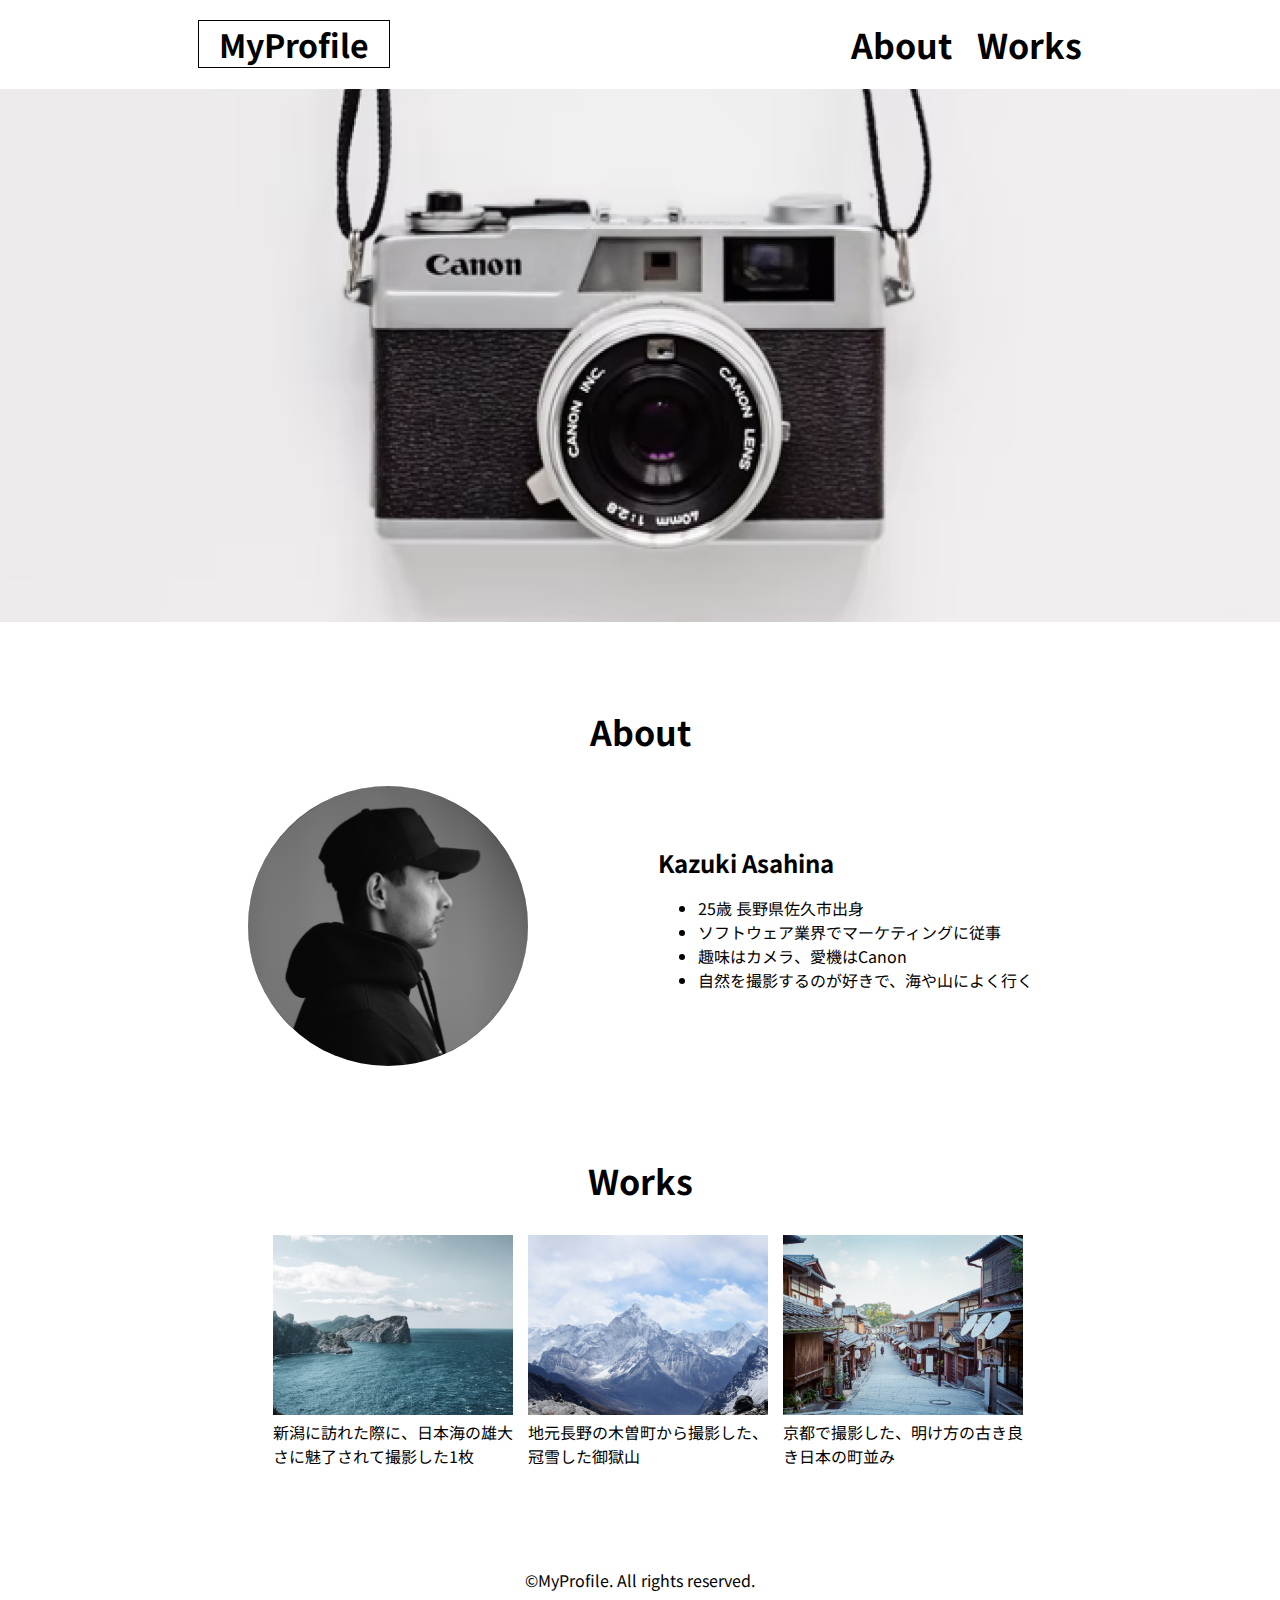
<file: kadai_001_v2/index.html>
<!DOCTYPE html>
<html>

<head>
  <meta name="description" content="模写コーディングの2回目です。">
  <meta name="viewport" content="width=device-width,initial-scale=1.0">
  <meta charset="UTF-8">
  <link rel="stylesheet" href="css/style.css">
  <link rel="preconnect" href="https://fonts.googleapis.com">
  <link rel="preconnect" href="https://fonts.gstatic.com" crossorigin>
  <link href="https://fonts.googleapis.com/css2?family=Noto+Sans+JP&display=swap" rel="stylesheet">
  <title>模写コーディング２回目</title>
</head>

<body>
  <header>
    <div>
      <h1><a href="#">MyProfile</a></h1>
      <nav>
        <ul>
          <li><a href=#about>About</a></li>
          <li><a href=#works>Works</a></li>
        </ul>
      </nav>
    </div>
  </header>
  <main>
    <article>
      <div>
        <img src="images/main.png" alt="カメラ">
      </div>
      <section>
        <h2 id="about">About</h2>
        <div class="about">
          <img class="circle" src="images/about.png" alt="顔">
          <div class="name">
            <p>Kazuki Asahina</p>
            <ul>
              <li>25歳 長野県佐久市出身</li>
              <li>ソフトウェア業界でマーケティングに従事</li>
              <li>趣味はカメラ、愛機はCanon</li>
              <li>自然を撮影するのが好きで、海や山によく行く</li>
            </ul>
          </div>
        </div>
      </section>
      <section>
        <div>
          <h2 id="works">Works</h2>
          <div class="works">
            <div class="item">
              <img src="images/works1.png" alt="海">
              <p>新潟に訪れた際に、日本海の雄大さに魅了されて撮影した1枚</p>
            </div>
            <div class="item">
              <img src="images/works2.png" alt="山">
              <p>地元長野の木曽町から撮影した、冠雪した御獄山</p>
            </div>
            <div class="item">
              <img src="images/works3.png" alt="街">
              <p>京都で撮影した、明け方の古き良き日本の町並み</p>
            </div>
          </div>
        </div>
      </section>
    </article>
  </main>
  <footer>
    <p>&copy;MyProfile. All rights reserved.</p>
  </footer>
</body>

</html>
</file>
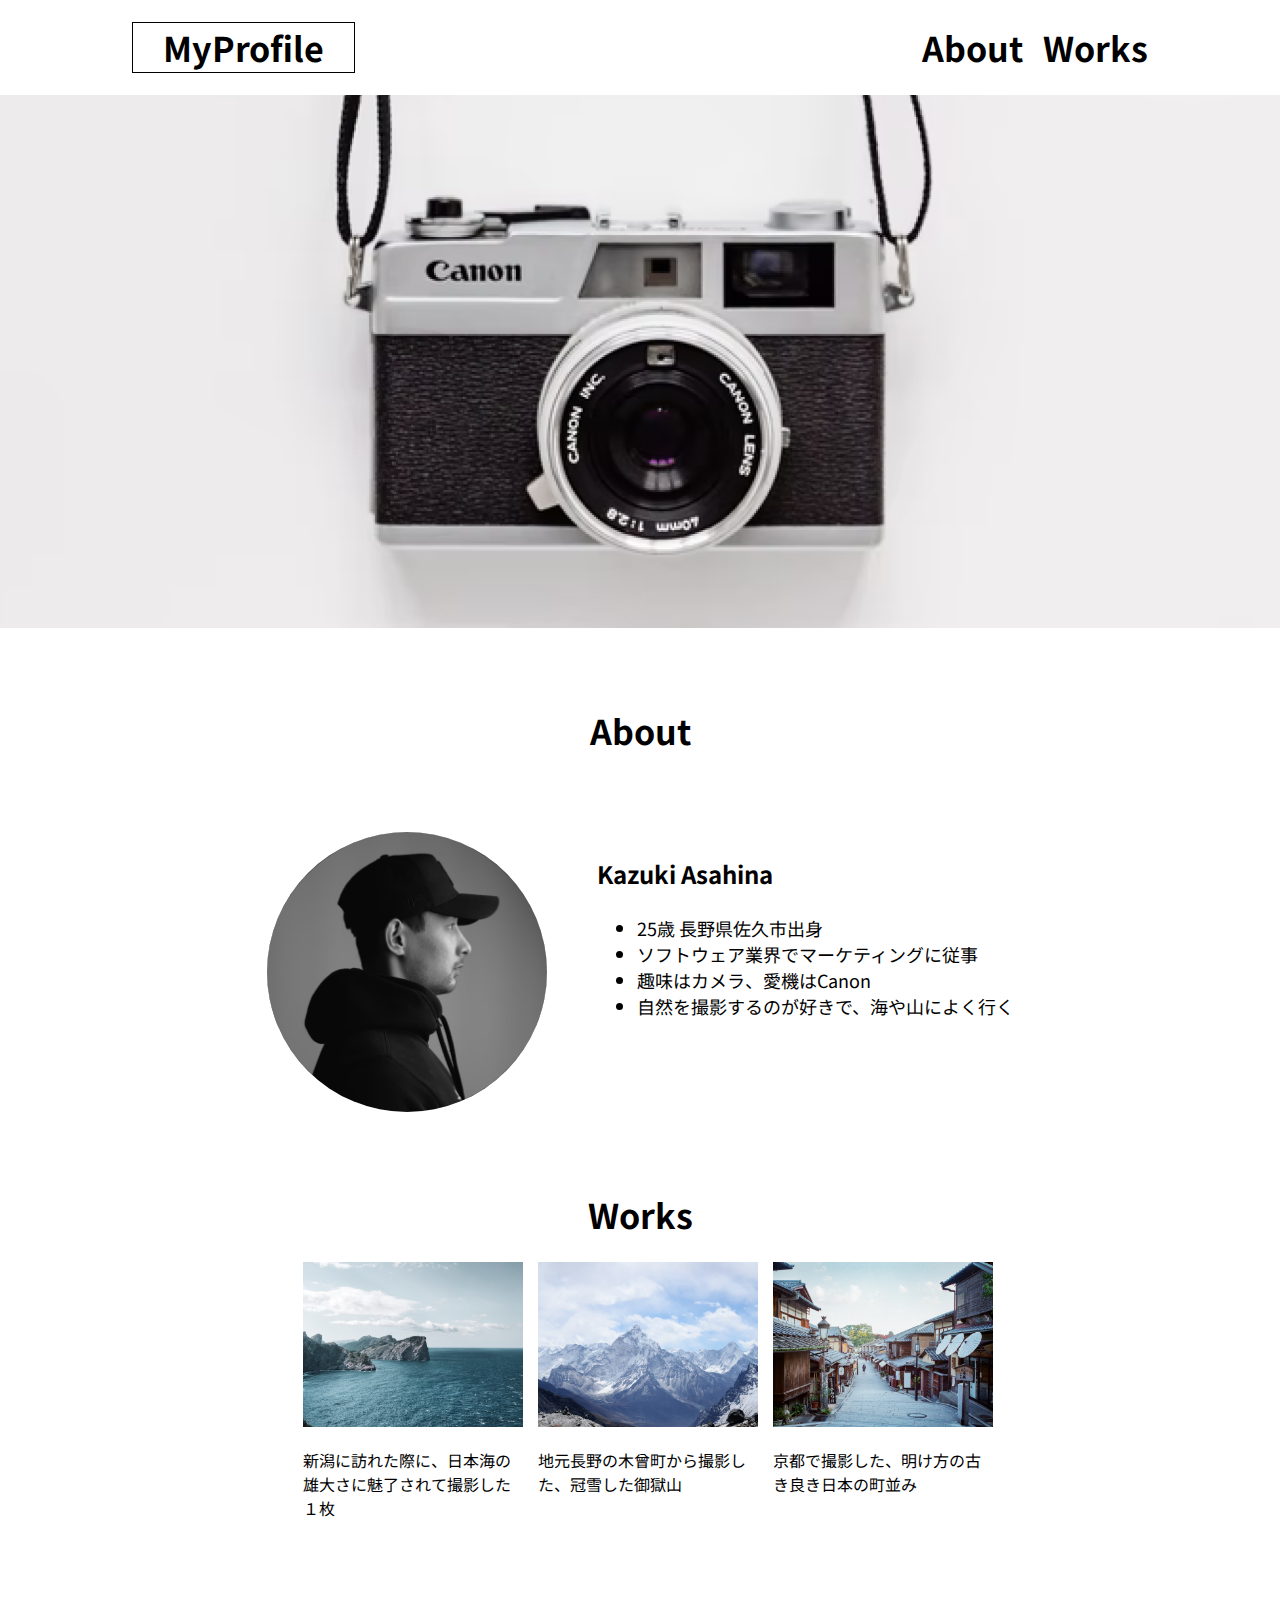
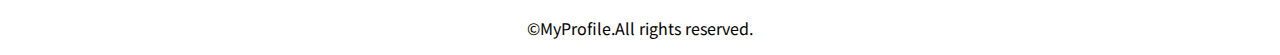
<file: kadai_001_v3/index.html>
<!DOCTYPE html>
<html>

<head>
  <meta name="description" content="模写コーディング三回目の練習です。">
  <meta name="viewport" content="width=device-width,initial-scale=1.0">
  <meta charset="UTF-8">
  <link rel="stylesheet" href="css/style.css">
  <link rel="preconnect" href="https://fonts.googleapis.com">
  <link href="https://fonts.googleapis.com/css2?family=Noto+Sans+JP&display=swap" rel="stylesheet">
</head>

<body>
  <header>
    <div id="header">
      <h1><a href="#">MyProfile</h1>
      <div class="header">
        <ul class="header-ul">
          <li><a href=#about>About</a></li>
          <li><a href=#works>Works</a></li>
        </ul>
      </div>
    </div>
  </header>
  <main>
    <div>
      <img class="main" src="images/main.png" alt="愛機のCanon">
    </div>
    <div>
      <h1 id="about">About</h1>
      <div class="about">
        <div>
          <img id="circle" src="images/about.png" alt="Kazuki Asahina">
        </div>
        <div id="name">
          <p class="name">Kazuki Asahina</p>
          <ul>
            <li>25歳 長野県佐久市出身</li>
            <li>ソフトウェア業界でマーケティングに従事</li>
            <li>趣味はカメラ、愛機はCanon</li>
            <li>自然を撮影するのが好きで、海や山によく行く</li>
          </ul>
        </div>
      </div>
    </div>
    <div>
      <h1 id="works">Works</h1>
      <div class="works">
        <div>
          <img src="images/works1.png" alt="日本海">
          <p>新潟に訪れた際に、日本海の雄大さに魅了されて撮影した１枚</p>
        </div>
        <div>
          <img src="images/works2.png" alt="御獄山">
          <p>地元長野の木曾町から撮影した、冠雪した御獄山</p>
        </div>
        <div>
          <img src="images/works3.png" alt="町並み">
          <p>京都で撮影した、明け方の古き良き日本の町並み</p>
        </div>
      </div>
    </div>
  </main>
  <footer>
    &copy;MyProfile.All rights reserved.
  </footer>
</body>

</html>
</file>
<file: kadai_001_v2/css/style.css>
* {
  box-sizing: border-box;
}

body {
  margin: 0;
  padding: 0;
  font-family: "Noto Sans JP", sans-serif;
}

p {
  margin: 0;
}

header > div {
  display: flex;
  justify-content: space-around;
  align-items: center;
}

h1 > a {
  border: 1px solid black;
  color: black;
  text-decoration: none;
  padding: 0 20px;
}

nav > ul {
  display: flex;
  list-style: none;
}

li > a {
  margin-left: 25px;
  text-decoration: none;
  color: black;
  font-weight: bold;
  font-size: 34px;
}

img {
  width: 100%;
}

h2 {
  margin: 80px auto auto auto;
  text-align: center;
  font-size: 34px;
}

.about {
  padding: 10px;
  display: flex;
  flex-wrap: wrap;
  align-items: center;
  justify-content: center;
  margin: 20px auto;
  max-width: 960px;
}

.circle {
  border-radius: 50%;
  width: 280px;
  height: 280px;
}

.name > p {
  font-size: 24px;
  font-weight: bold;
}

.name {
  margin-left: 130px;
}

.works {
  display: flex;
  flex-wrap: wrap;
  max-width: 960px;
  justify-content: center;
  margin: 0 auto;
}

.item {
  width: 25%;
  margin: 30px 0 60px 15px;
}

footer {
  padding-bottom: 20px;
  margin-top: 40px;
  text-align: center;
}

@media screen and (max-width:767px) {

  h1 {
    font-size: 28px;
  }

  li > a {
    font-size: 21px;
  }

  h2 {
    margin-top: 30px;
  }

  .about, .works {
    margin-top:50px;
  }

  .name {
    margin: 0 auto;
  }

  .item {
    width: 95%;
    text-align: center;
    margin: 0 auto;
    padding-bottom: 20px;
  }

}
</file>
<file: kadai_001_v3/css/style.css>
* {
  box-sizing: border-box;
}

body {
  margin: 0;
  padding: 0;
  font-family: "Noto Sans JP", sans-serif;
}

#header {
  display: flex;
  justify-content: space-around;
  align-items: center;
}

h1, a {
  font-size: 34px;
  font-weight: bold;
  text-decoration: none;
  color: black;
}

h1 a {
  border: 1px solid black;
  padding: 0 30px;
}

li a {
  margin-left: 20px;
}

.header-ul {
  list-style: none;
  display: flex;
  padding: 0;
  margin: 0;
}

img {
  width: 100%;
}

#about, #works {
  text-align: center;
  padding-top: 50px;
}

.about, .works {
  display: flex;
  flex-wrap: wrap;
  margin: 0 auto;
  justify-content: center;
  max-width: 880px;
}

.about {
  padding-top: 55px;
}

#circle {
  border-radius: 50%;
  width: 280px;
  height: 280px;
  margin-right: 50px;
}

.name {
  font-size: 24px;
  font-weight: bold;
}

li {
  font-size: 18px;
}

.works div {
  margin-left: 15px;
  width: 25%;
}

footer {
  text-align: center;
  margin-top: 80px;
  margin-bottom: 15px;
}

@media screen and (max-width:767px) {
  
  h1{
    font-size: 28px;
  }

  a{
    font-size: 21px;
  }

  header > div > h1{
    width: 50%;
    text-align: right;
  }
  
  .header-ul {
    margin-right: 40px;
  }

  .about {
    min-width: 418px;
  }

  #circle{
    margin: 0;
  }

  #name{
    width: 85%;
  }

  .works > div{
    width: 90%;
    text-align: center;
    margin: 0 auto;
    min-width: 418px;
  }
  
  p{
    margin-top: 0;
    margin-bottom: 30px;
  }

}
</file>
